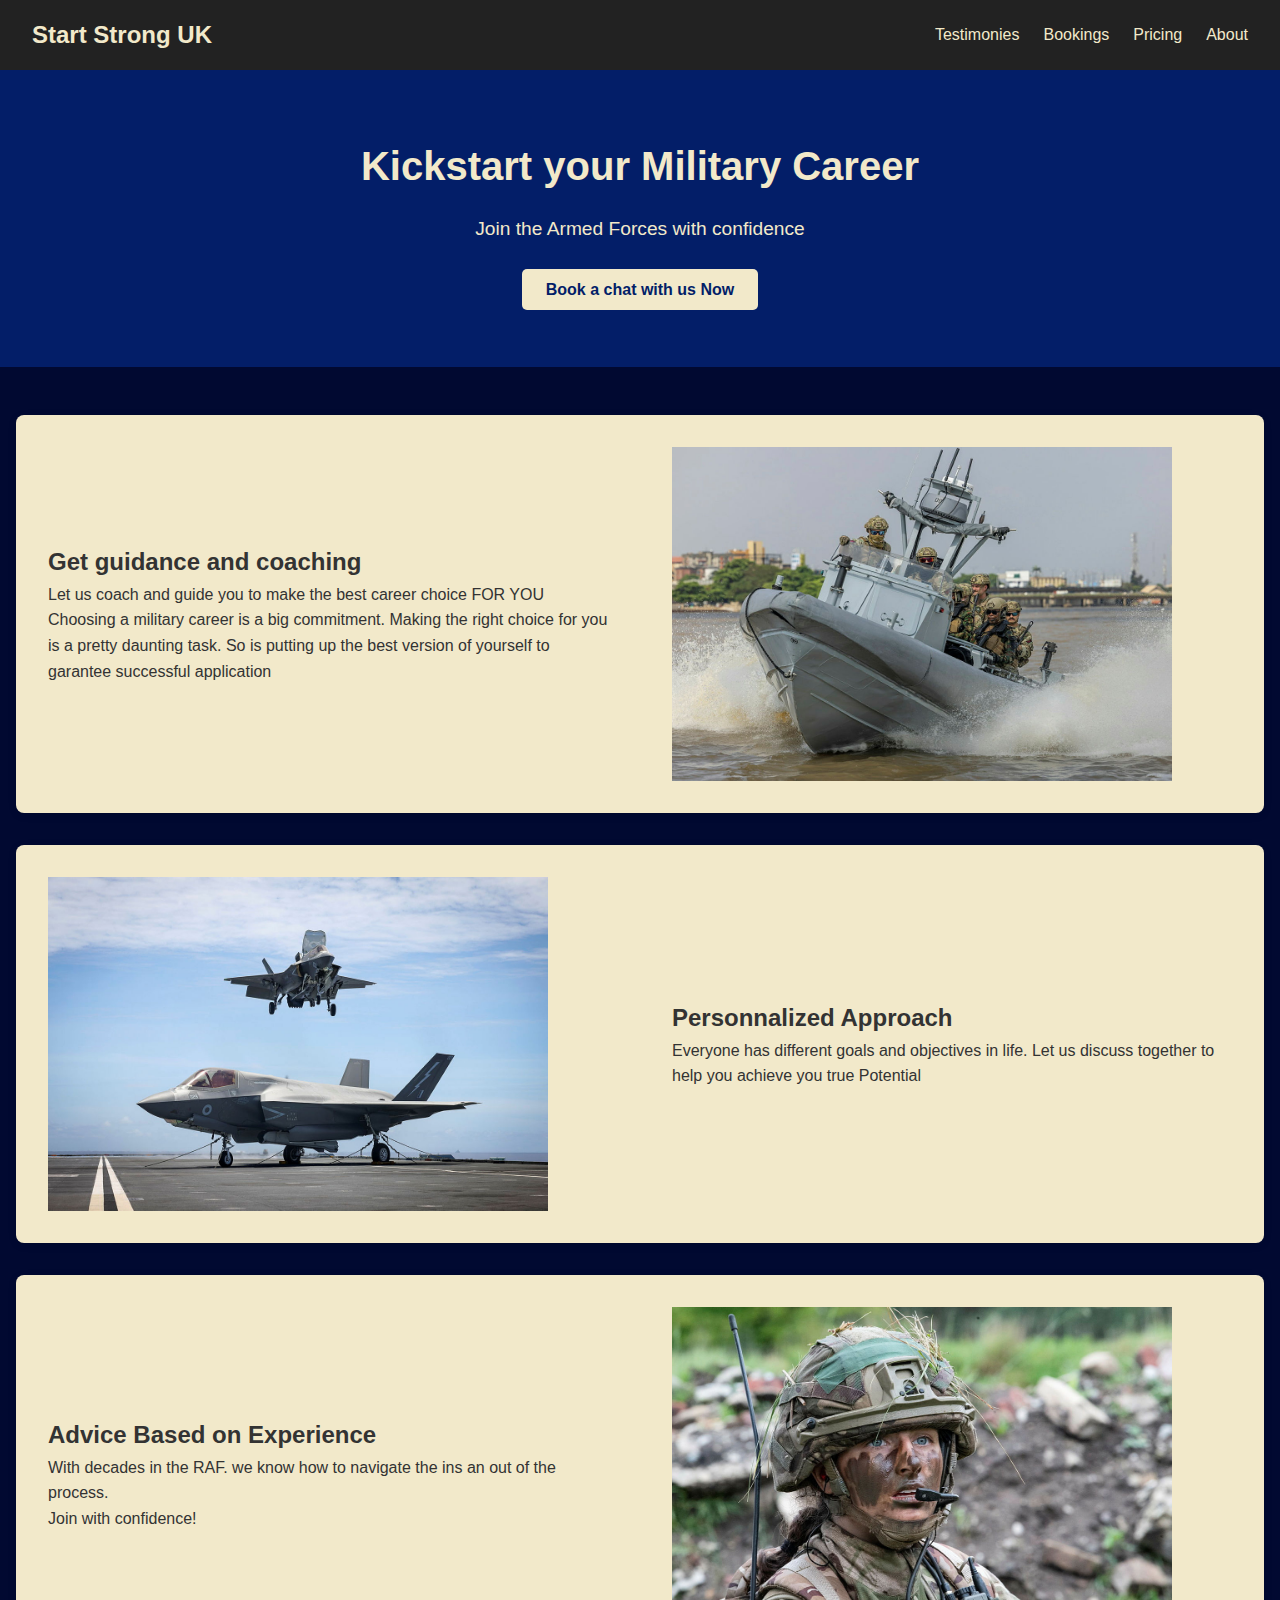
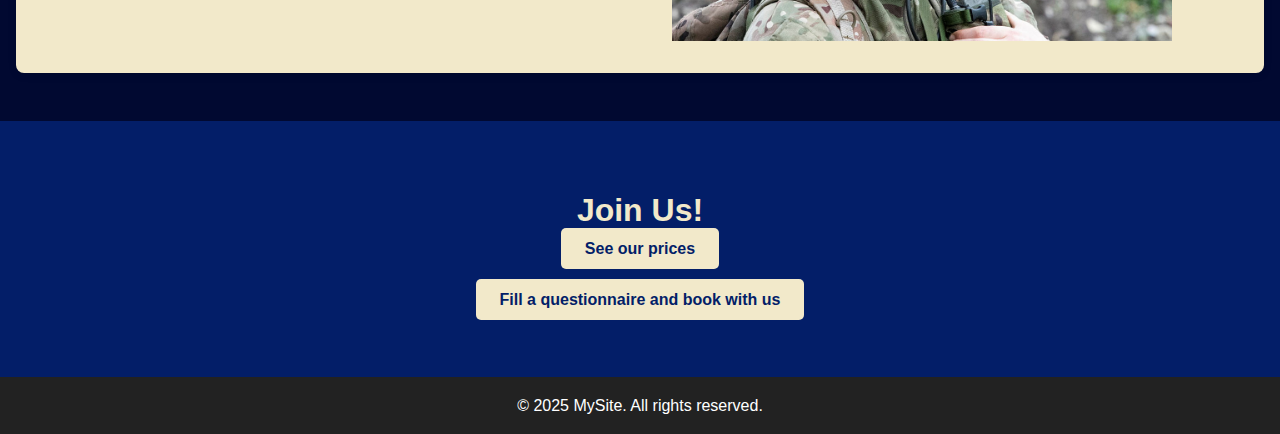
<file: index.html>
<!DOCTYPE html>
<html lang="en">
<head>
  <meta charset="UTF-8" />
  <meta name="viewport" content="width=device-width, initial-scale=1.0" />
  <title>StartstrongUK</title>
  <link rel="stylesheet" href="startstrongUK.css" />
</head>
<body>
  <!-- Navigation Menu -->
  <header>
    <nav class="navbar">
      <div class="logo">Start Strong UK</div>
      <ul class="nav-links">
        <li><a href="#testimonies">Testimonies</a></li>
        <li><a href="#bookings">Bookings</a></li>
        <li><a href="#pricing">Pricing</a></li>
        <li><a href="about-page/about.html">About</a></li>
      </ul>
    </nav>
  </header>

  <!-- Hero Section -->
  <section class="hero">
    <h1>Kickstart your Military Career</h1>
    <p>Join the Armed Forces with confidence</p>
    <a href="#bookings" class="cta-button">Book a chat with us Now</a>
  </section>

  <!-- Cards Section -->
  <section class="cards">
    <!-- first card -->
    <div class="card">
      <div class="card-content">  
      <h2>Get guidance and coaching</h2>
      <p>Let us coach and guide you to make the best career choice FOR YOU</p>      
       <p>Choosing a military career is a big commitment. Making the right 
        choice for you is a pretty daunting task. So is putting up the 
        best version of yourself to garantee successful application</p>
       </div>
      <div class="card-image"><img src="UK Forces/boat.jpg" alt="Paratrooper"></div>
    </div>

    <!-- second card -->
    <div class="card">
     <div class="card-image"><img src="UK Forces/F35.jpg" alt="F35"></div>  
     <div class="card-content">
      <h2>Personnalized Approach</h2>
      <p>Everyone has different goals and objectives in life. 
        Let us discuss together to help you achieve you true Potential</p>
     </div>
    </div>

    <!-- third card -->
    <div class="card">
      <div class="card-content">
       <h2>Advice Based on Experience</h2>
       <p>With decades in the RAF. we know how to navigate the ins an 
        out of the process.</p>
        <p>Join with confidence!</p>
      </div>
      <div class="card-image"><img src="UK Forces/field.jpg" alt="F35"></div>
    </div>
  </section>

  <!-- Bottom links -->
<section class="bottom-links">
    <h1>Join Us!</h1>
    <a href="#pricing" class="cta-button">See our prices</a>
    <br><br>
    <a href="#bookings" class="cta-button">Fill a questionnaire and book with us</a>
</section>

  <!-- Optional Footer -->
  <footer>
    <p>&copy; 2025 MySite. All rights reserved.</p>
  </footer>
</body>
</html>
</file>
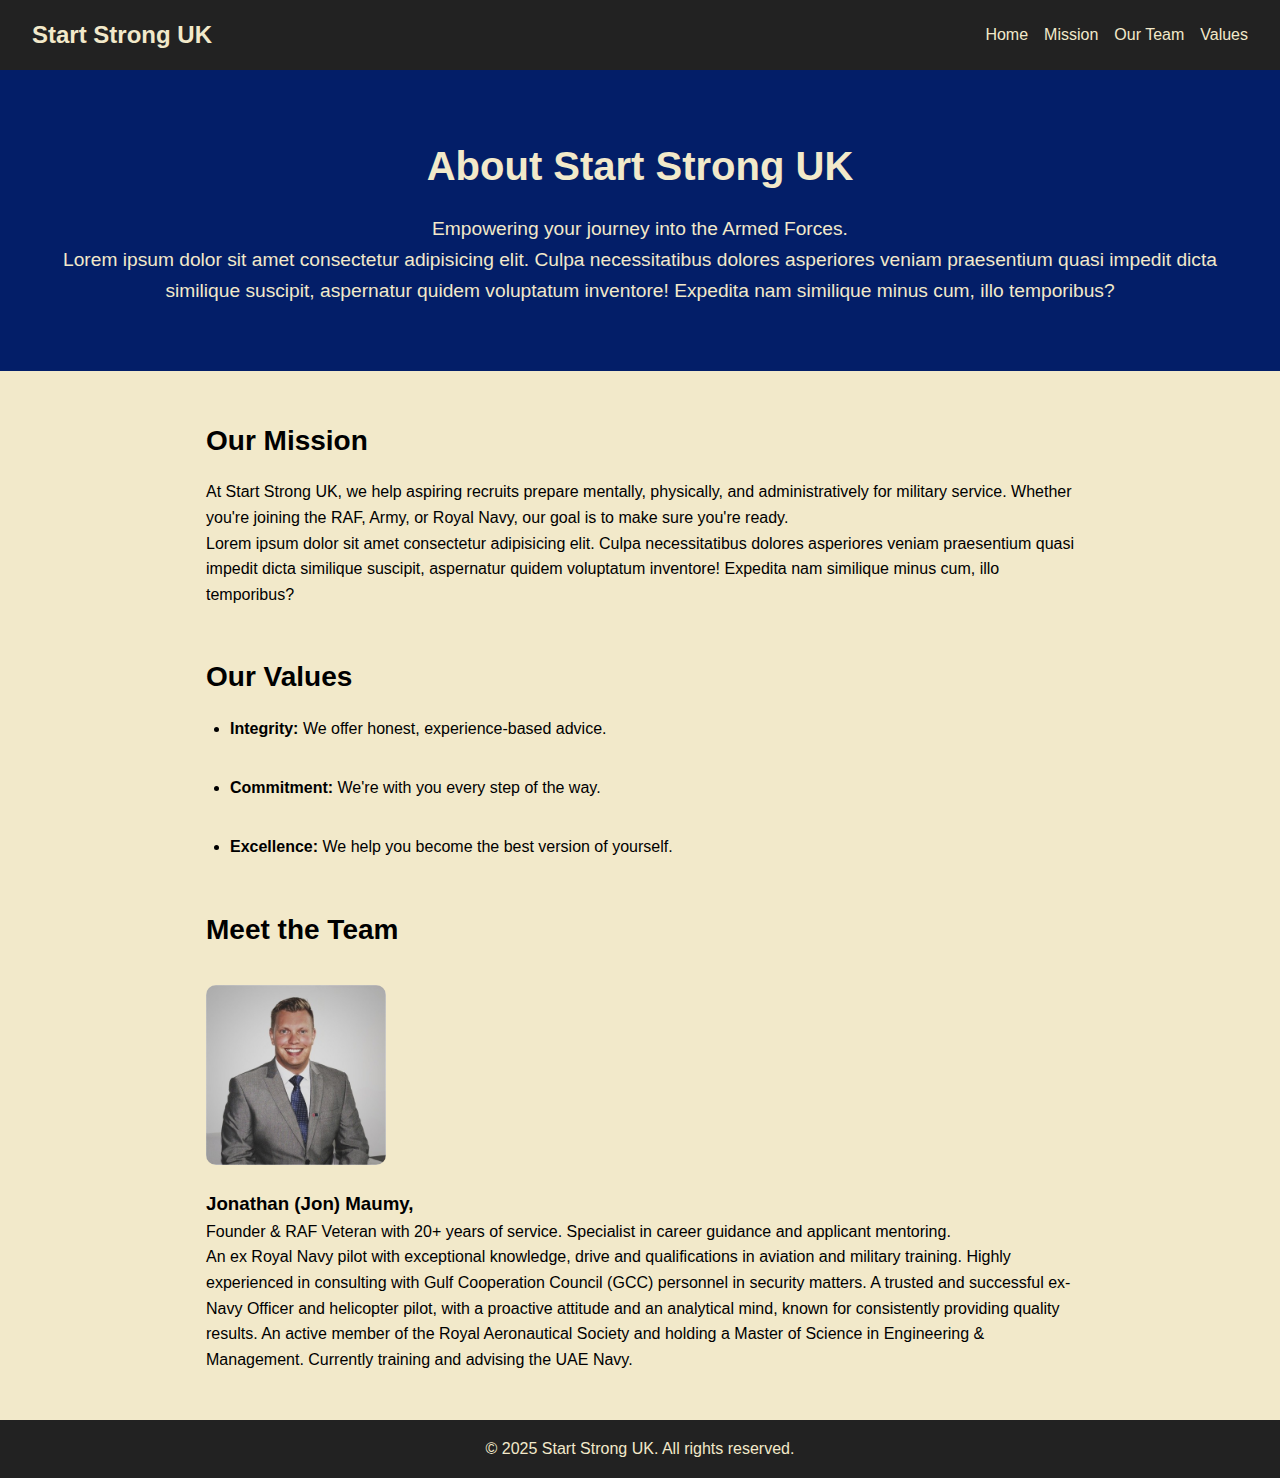
<file: about-page/about.html>
<!DOCTYPE html>
<html lang="en">
<head>
  <meta charset="UTF-8" />
  <meta name="viewport" content="width=device-width, initial-scale=1.0"/>
  <title>About Us</title>
  <link rel="stylesheet" href="about.css" />
</head>
<body>
  <header class="navbar">
    <div class="logo">Start Strong UK</div>
    <nav>
      <ul class="nav-links">
        <li><a href="../index.html">Home</a></li>
        <li><a href="#mission">Mission</a></li>
        <li><a href="#team">Our Team</a></li>
        <li><a href="#values">Values</a></li>
      </ul>
    </nav>
  </header>

  <section class="about-hero">
    <h1>About Start Strong UK</h1>
    <p>Empowering your journey into the Armed Forces.<br> 
    Lorem ipsum dolor sit amet consectetur adipisicing elit. 
    Culpa necessitatibus dolores asperiores veniam praesentium 
    quasi impedit dicta similique suscipit, aspernatur quidem 
    voluptatum inventore! Expedita nam similique minus cum, illo temporibus?</p>
  </section>

  <section id="mission" class="about-section">
    <h2>Our Mission</h2>
    <p>At Start Strong UK, we help aspiring recruits prepare mentally, physically, and administratively for military service. Whether you're joining the RAF, Army, or Royal Navy, our goal is to make sure you're ready.</p>
    <p>Lorem ipsum dolor sit amet consectetur adipisicing elit. 
    Culpa necessitatibus dolores asperiores veniam praesentium 
    quasi impedit dicta similique suscipit, aspernatur quidem 
    voluptatum inventore! Expedita nam similique minus cum, illo temporibus?</p>
</section>

  <section id="values" class="about-section">
    <h2>Our Values</h2>
    <ul>
      <li><strong>Integrity:</strong> We offer honest, experience-based advice.</li><br>
      <li><strong>Commitment:</strong> We're with you every step of the way.</li><br>
      <li><strong>Excellence:</strong> We help you become the best version of yourself.</li>
    </ul>
  </section>

  <section id="team" class="about-section">
    <h2>Meet the Team</h2>
    <div class="team-member">
      <img src="../UK Forces/jon.jpeg" alt="Coach" />
      <div>
        <h3>Jonathan (Jon) Maumy, </h3>
        <p>Founder & RAF Veteran with 20+ years of service. Specialist in career 
            guidance and applicant mentoring.</p>
        <p>An ex Royal Navy pilot with exceptional knowledge, drive and 
            qualifications in aviation and military training. Highly experienced
             in consulting with Gulf Cooperation Council (GCC) personnel in security
              matters. A trusted and successful ex-Navy Officer and helicopter
               pilot, with a proactive attitude and an analytical mind, known 
               for consistently providing quality results. An active member of 
               the Royal Aeronautical Society and holding a Master of Science in 
               Engineering & Management. Currently training and advising the UAE Navy. </p>
      </div>
    </div>
  </section>

  <footer>
    <p>&copy; 2025 Start Strong UK. All rights reserved.</p>
  </footer>
</body>
</html>
</file>
<file: startstrongUK.css>
/* Reset and base styles */
* {
  margin: 0;
  padding: 0;
  box-sizing: border-box;
}

body {
  font-family: Arial, sans-serif;
  line-height: 1.6;
  color: #333;
  background: rgb(1, 9, 49);
}

/* Navbar */
.navbar {
  display: flex;
  justify-content: space-between;
  align-items: center;
  background: #222;
  color: rgb(242, 233, 202);
  padding: 1rem 2rem;
  flex-wrap: wrap;
}

.logo {
  font-size: 1.5rem;
  font-weight: bold;
}

.nav-links {
  list-style: none;
  display: flex;
  gap: 1.5rem;
}

.nav-links a {
  color: rgb(242, 233, 202);
  text-decoration: none;
  transition: color 0.3s ease;
}

.nav-links a:hover {
  color: #00bcd4;
}

/* Hero section */
.hero {
  background: #031e68;
  color: rgb(242, 233, 202);
  text-align: center;
  padding: 4rem 2rem;
}

.hero h1 {
  font-size: 2.5rem;
  margin-bottom: 1rem;
}

.hero p {
  font-size: 1.2rem;
  margin-bottom: 2rem;
}

.cta-button {
  background: rgb(242, 233, 202);
  color: #031e68;
  padding: 0.75rem 1.5rem;
  text-decoration: none;
  border-radius: 5px;
  font-weight: bold;
  transition: background 0.3s;
}

.cta-button:hover {
  background: #e0f7fa;
}

/* bottom section */
.bottom-links {
  background: #031e68;
  color: rgb(242, 233, 202);
  text-align: center;
  padding: 4rem 2rem;
}



/* Cards section */
.cards {
  display: flex;
  flex-direction: column;
  gap: 2rem;
  padding: 3rem 1rem;
}

/* Card layout: side-by-side */
.card {
  display: flex;
  flex-direction: row;
  align-items: center;
  justify-content: space-between;
  background: rgb(242, 233, 202);
  border-radius: 8px;
  overflow: hidden;
  box-shadow: 0 2px 8px rgba(0, 0, 0, 0.1);
}

/* Alternate layout (manually using HTML order) */
.card-content,
.card-image {
  width: 50%;
  padding: 2rem;
}

.card-image img {
  max-width: 500px;
  width: 100%;
  height: auto%;
  object-fit: cover;
  display: block;
  border-radius: 0; /* Optional: remove corners on images inside card */
}

/* Responsive layout */
@media (max-width: 768px) {
  .navbar {
    flex-direction: column;
    align-items: flex-start;
  }

  .nav-links {
    flex-direction: column;
    width: 100%;
    margin-top: 1rem;
  }

  .nav-links li {
    margin-bottom: 0.5rem;
  }

  .hero h1 {
    font-size: 2rem;
  }

  .card {
    flex-direction: column;
  }

  .card-content,
  .card-image {
    width: 100%;
    padding: 1.5rem;
  }
}

/* Footer */
footer {
  text-align: center;
  padding: 1rem;
  background: #222;
  color: white;
}
</file>
<file: about-page/about.css>
/* === Base Reset === */
* {
  margin: 0;
  padding: 0;
  box-sizing: border-box;
}

body {
  font-family: Arial, sans-serif;
  line-height: 1.6;
  background-color: rgb(242, 233, 202);
  color: black;
}

/* === Navbar === */
.navbar {
  background-color: #222;
  color: rgb(242, 233, 202);
  padding: 1rem 2rem;
  display: flex;
  justify-content: space-between;
  align-items: center;
  flex-wrap: wrap;
}

.logo {
  font-size: 1.5rem;
  font-weight: bold;
}

.nav-links {
  list-style: none;
  display: flex;
  gap: 1rem;
}

.nav-links a {
  color: rgb(242, 233, 202);
  text-decoration: none;
}

.nav-links a:hover {
  color: #00bcd4;
}

/* === Hero Section === */
.about-hero {
  background-color: #031e68;
  color: rgb(242, 233, 202);
  padding: 4rem 2rem;
  text-align: center;
}

.about-hero h1 {
  font-size: 2.5rem;
  margin-bottom: 1rem;
}

.about-hero p {
  font-size: 1.2rem;
}

/* === About Sections === */
.about-section {
  max-width: 900px;
  margin: 3rem auto;
  padding: 0 1rem;
}

.about-section h2 {
  color: black;
  margin-bottom: 1rem;
  font-size: 1.75rem;
}

.about-section ul {
  list-style-type: disc;
  margin-left: 1.5rem;
}

.about-section li {
  margin-bottom: 0.5rem;
}

/* === Team Section === */
.team-member {
  display: flex;
  align-items: center;
  gap: 1.5rem;
  margin-top: 2rem;
  flex-wrap: wrap;
}

.team-member img {
  width: 180px;
  max-width: 100%;
  border-radius: 10px;
  object-fit: cover;
}

/* === Footer === */
footer {
  background-color: #222;
  color: rgb(242, 233, 202);
  text-align: center;
  padding: 1rem;
  margin-top: 3rem;
}

/* === Responsive Design === */
@media (max-width: 768px) {
  .team-member {
    flex-direction: column;
    text-align: center;
  }

  .team-member img {
    width: 100%;
    max-width: 300px;
  }

  .nav-links {
    flex-direction: column;
    gap: 0.5rem;
    margin-top: 1rem;
  }
}
</file>
